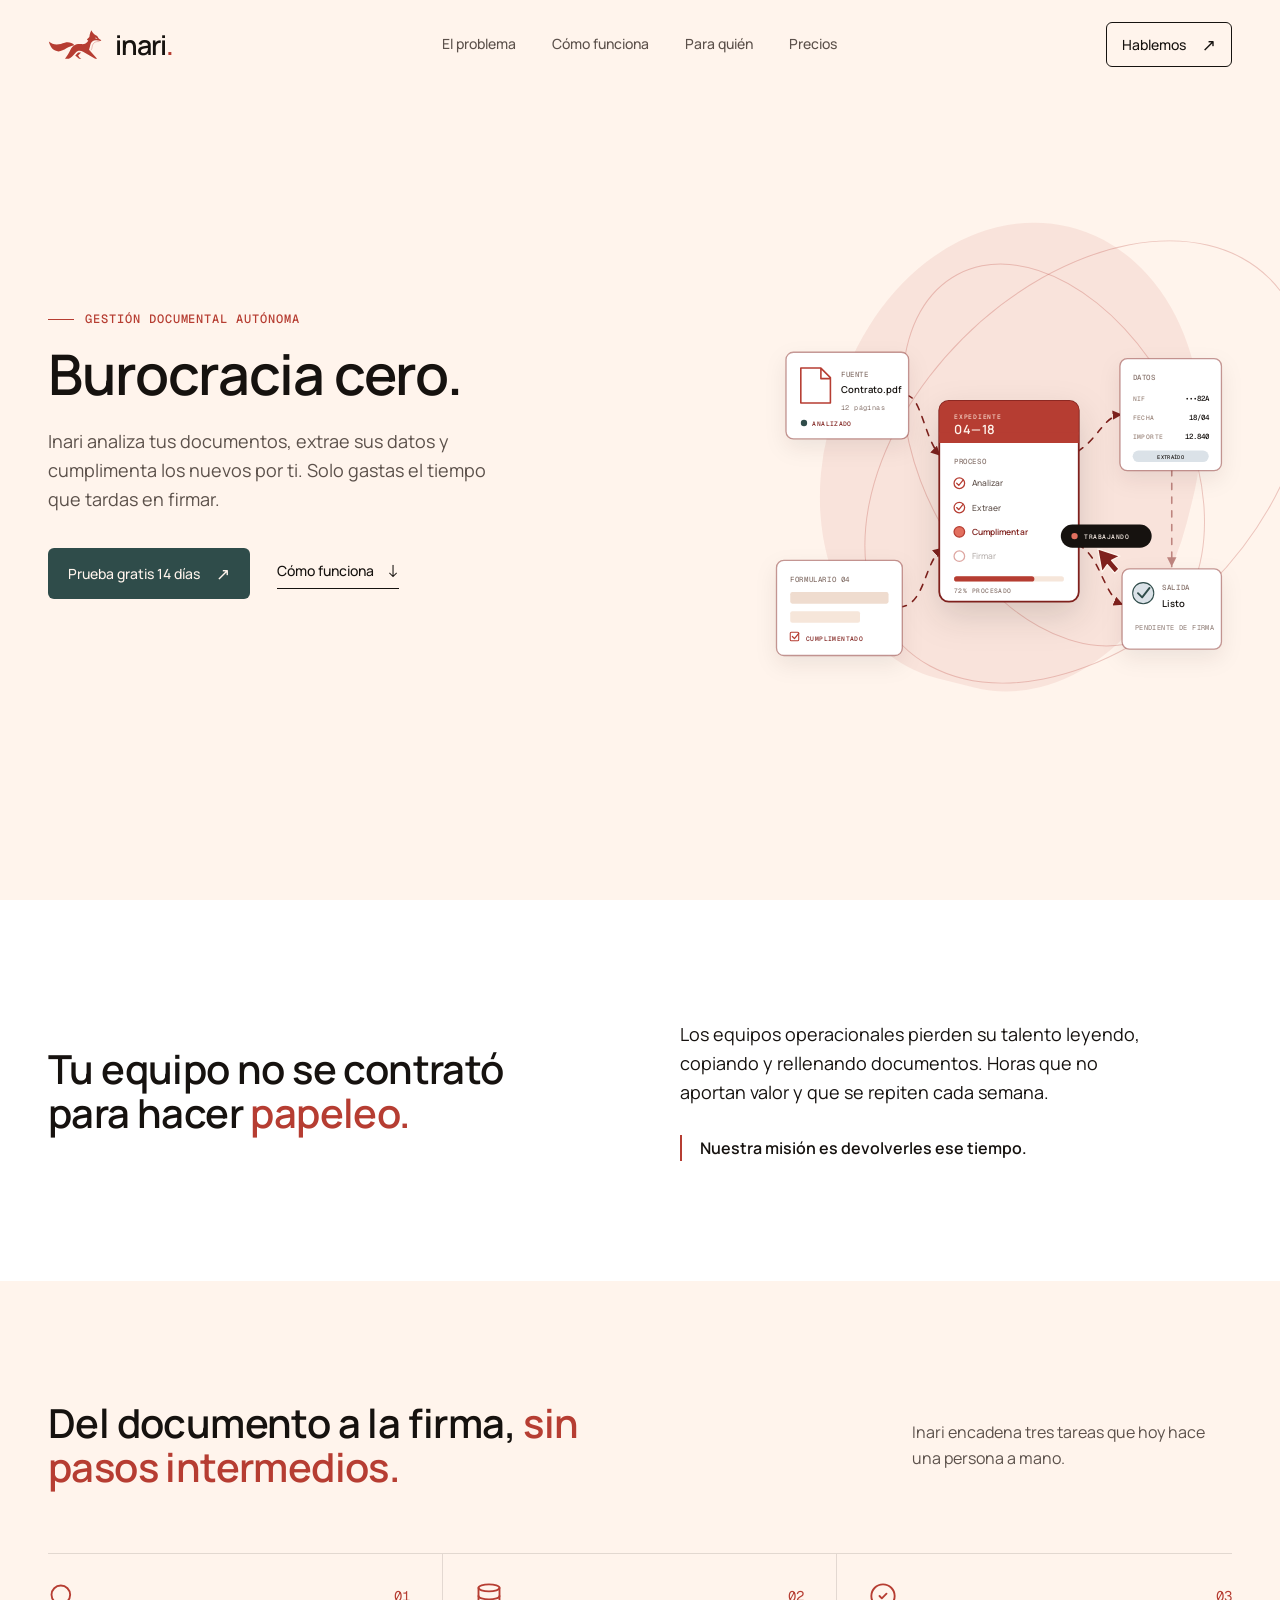
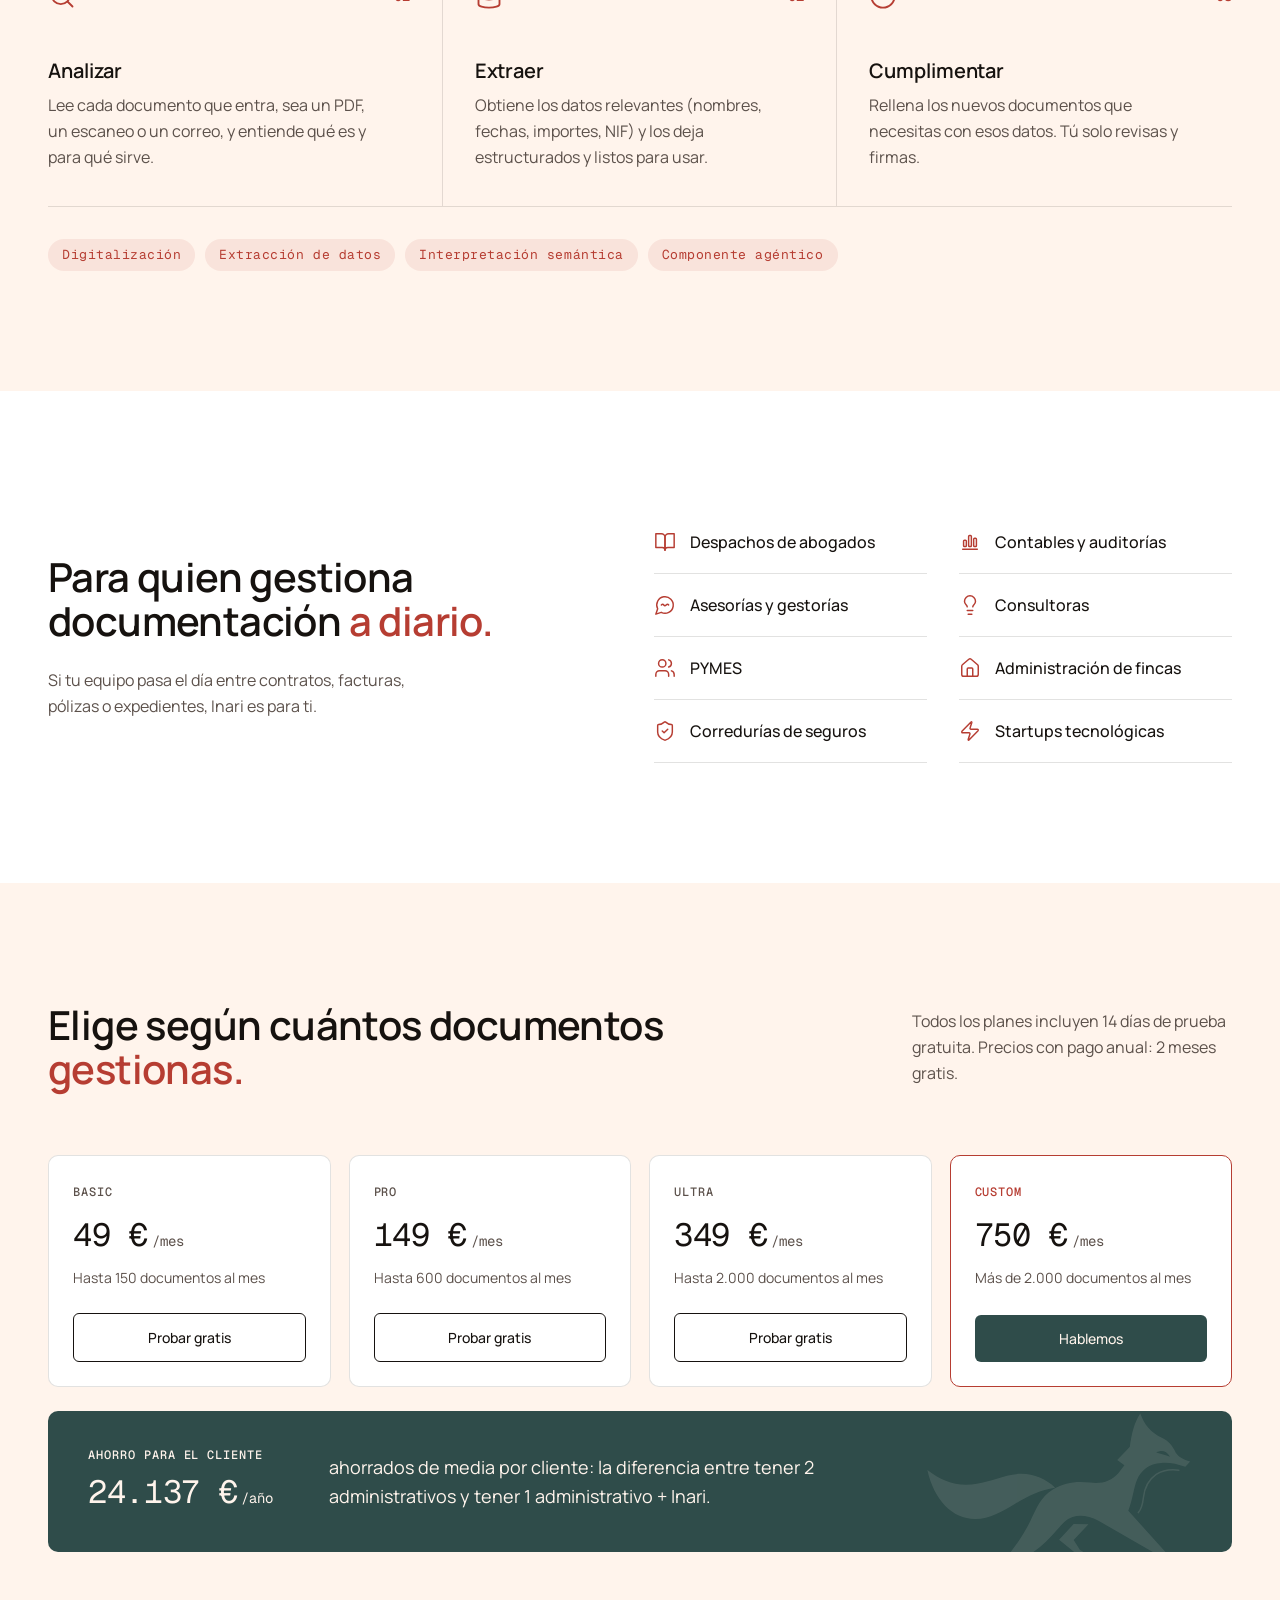
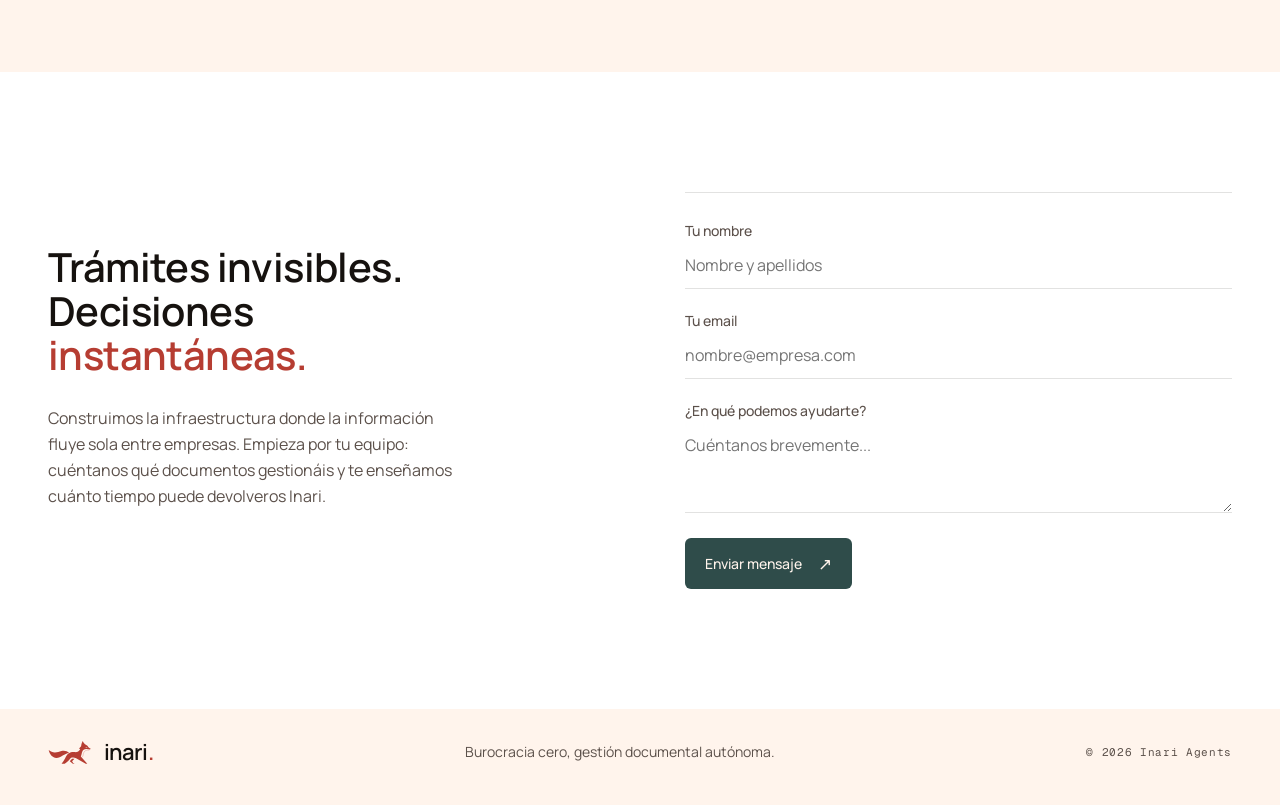
<file: index.html>
<!doctype html>
<html lang="es">
  <head>
    <meta charset="UTF-8" />
    <meta name="viewport" content="width=device-width, initial-scale=1.0" />
    <meta name="description" content="Inari analiza, extrae y cumplimenta tus documentos. Burocracia cero, gestión documental autónoma." />
    <title>Inari | Burocracia cero, gestión documental autónoma</title>
    <link rel="icon" href="assets/inari-fox.svg" type="image/svg+xml" />
    <link rel="preconnect" href="https://fonts.googleapis.com" />
    <link rel="preconnect" href="https://fonts.gstatic.com" crossorigin />
    <link href="https://fonts.googleapis.com/css2?family=Manrope:wght@400;500;600&family=Geist+Mono:wght@400;500&display=swap" rel="stylesheet" />
    <link rel="stylesheet" href="styles.css" />
  </head>
  <body>
    <div class="site-shell">
      <header class="topbar">
        <a class="brand" href="#inicio" aria-label="Inari, inicio">
          <span class="fox-mark" aria-hidden="true"></span>
          <span class="wordmark">inari<span>.</span></span>
        </a>
        <nav class="nav-links" aria-label="Navegación principal">
          <a href="#problema">El problema</a>
          <a href="#solucion">Cómo funciona</a>
          <a href="#audiencia">Para quién</a>
          <a href="#precios">Precios</a>
        </nav>
        <a class="button button-small button-outline" href="#contacto">Hablemos <span aria-hidden="true">↗</span></a>
        <button class="menu-toggle" type="button" aria-label="Abrir menú" aria-expanded="false">☰</button>
      </header>

      <main>
        <section class="hero" id="inicio">
          <div class="hero-copy reveal">
            <p class="eyebrow"><span class="eyebrow-line"></span> Gestión documental autónoma</p>
            <h1>Burocracia cero.</h1>
            <p class="hero-text">Inari analiza tus documentos, extrae sus datos y cumplimenta los nuevos por ti. Solo gastas el tiempo que tardas en firmar.</p>
            <div class="hero-actions">
              <a class="button button-primary" href="#precios">Prueba gratis 14 días <span aria-hidden="true">↗</span></a>
              <a class="text-link" href="#solucion">Cómo funciona <span aria-hidden="true">↓</span></a>
            </div>
          </div>
          <div class="hero-art reveal reveal-delay" aria-label="Visualización de documentos analizados, datos extraídos y formularios cumplimentados">
            <div class="art-orbit orbit-one"></div>
            <div class="art-orbit orbit-two"></div>
            <div class="workflow-figure">
              <svg viewBox="0 0 440 360" role="img" aria-label="Grafo de dependencias entre documentos, formularios y validaciones">
                <defs>
                  <marker id="graph-arrow" markerWidth="8" markerHeight="8" refX="6" refY="3" orient="auto"><path d="M0 0 6 3 0 6Z" /></marker>
                </defs>

                <g class="graph-links">
                  <path class="graph-edge" d="M132 80C146 80 149 122 164 137" />
                  <path class="graph-edge" d="M126 280C150 278 148 239 166 224" />
                  <path class="graph-edge" d="M294 133C315 119 319 99 336 98" />
                  <path class="graph-edge" d="M294 221C316 231 318 270 337 278" />
                  <path class="graph-edge graph-edge-secondary" d="M383 150V242" />
                </g>

                <g class="graph-node graph-file" transform="translate(18 39)">
                  <rect class="graph-node-bg" width="116" height="82" rx="7" />
                  <path class="graph-file-icon" d="M14 15h19l9 9v24H14Zm19 0v10h9" />
                  <text class="graph-kicker" x="52" y="23">FUENTE</text>
                  <text class="graph-title" x="52" y="39">Contrato.pdf</text>
                  <text class="graph-meta" x="52" y="55">12 páginas</text>
                  <circle class="graph-status-dot" cx="17" cy="67" r="3" />
                  <text class="graph-status" x="25" y="70">ANALIZADO</text>
                </g>

                <g class="graph-node graph-form" transform="translate(9 236)">
                  <rect class="graph-node-bg" width="119" height="90" rx="7" />
                  <text class="graph-kicker" x="13" y="20">FORMULARIO 04</text>
                  <rect class="graph-field" x="13" y="30" width="93" height="11" rx="2" />
                  <rect class="graph-field" x="13" y="48" width="66" height="11" rx="2" />
                  <rect class="graph-checkbox" x="13" y="68" width="8" height="8" rx="1" />
                  <path class="graph-check" d="m15 72 2 2 4-5" />
                  <text class="graph-status" x="28" y="76">CUMPLIMENTADO</text>
                </g>

                <g class="graph-node graph-main" transform="translate(163 85)">
                  <rect class="graph-node-bg" width="132" height="190" rx="9" />
                  <rect class="graph-main-head" width="132" height="39" rx="9" />
                  <path class="graph-main-head-fix" d="M0 30h132v10H0z" />
                  <text class="graph-main-kicker" x="14" y="17">EXPEDIENTE</text>
                  <text class="graph-main-title" x="14" y="31">04—18</text>
                  <text class="graph-kicker" x="14" y="60">PROCESO</text>
                  <g class="graph-task">
                    <circle cx="19" cy="78" r="5" /><path d="m16.5 78 2 2 4-5" />
                    <text x="31" y="81">Analizar</text>
                  </g>
                  <g class="graph-task">
                    <circle cx="19" cy="101" r="5" /><path d="m16.5 101 2 2 4-5" />
                    <text x="31" y="104">Extraer</text>
                  </g>
                  <g class="graph-task graph-task-active">
                    <circle cx="19" cy="124" r="5" />
                    <text x="31" y="127">Cumplimentar</text>
                  </g>
                  <g class="graph-task graph-task-pending">
                    <circle cx="19" cy="147" r="5" />
                    <text x="31" y="150">Firmar</text>
                  </g>
                  <rect class="graph-progress-track" x="14" y="166" width="104" height="5" rx="2.5" />
                  <rect class="graph-progress-value" x="14" y="166" width="76" height="5" rx="2.5" />
                  <text class="graph-progress-label" x="14" y="182">72% PROCESADO</text>
                </g>

                <g class="graph-node graph-data" transform="translate(334 45)">
                  <rect class="graph-node-bg" width="96" height="106" rx="7" />
                  <text class="graph-kicker" x="12" y="20">DATOS</text>
                  <text class="graph-data-label" x="12" y="40">NIF</text><text class="graph-data-value" x="84" y="40" text-anchor="end">•••82A</text>
                  <text class="graph-data-label" x="12" y="58">FECHA</text><text class="graph-data-value" x="84" y="58" text-anchor="end">18/04</text>
                  <text class="graph-data-label" x="12" y="76">IMPORTE</text><text class="graph-data-value" x="84" y="76" text-anchor="end">12.840</text>
                  <rect class="graph-chip" x="12" y="87" width="72" height="11" rx="5.5" />
                  <text class="graph-chip-text" x="48" y="95" text-anchor="middle">EXTRAÍDO</text>
                </g>

                <g class="graph-node graph-result" transform="translate(336 244)">
                  <rect class="graph-node-bg" width="94" height="76" rx="7" />
                  <circle class="graph-result-ring" cx="20" cy="23" r="10" />
                  <path class="graph-result-check" d="m15 23 4 4 7-9" />
                  <text class="graph-kicker" x="38" y="20">SALIDA</text>
                  <text class="graph-title" x="38" y="36">Listo</text>
                  <text class="graph-meta" x="12" y="58">PENDIENTE DE FIRMA</text>
                </g>

                <g class="graph-working" transform="translate(278 202)">
                  <rect width="86" height="22" rx="11" />
                  <circle cx="13" cy="11" r="3" />
                  <text x="22" y="14">TRABAJANDO</text>
                </g>
                <path class="graph-cursor" d="m313 225 4 22 5-7 7 8 4-4-7-8 8-4Z" />
              </svg>
            </div>
          </div>
        </section>

        <section class="problem section-band" id="problema">
          <div class="reveal"><h2>Tu equipo no se contrató para hacer <em>papeleo.</em></h2></div>
          <div class="problem-copy reveal reveal-delay">
            <p class="lead-copy">Los equipos operacionales pierden su talento leyendo, copiando y rellenando documentos. Horas que no aportan valor y que se repiten cada semana.</p>
            <p class="mission">Nuestra misión es devolverles ese tiempo.</p>
          </div>
        </section>

        <section class="solution" id="solucion">
          <div class="section-heading reveal"><div><h2>Del documento a la firma, <em>sin pasos intermedios.</em></h2></div><p>Inari encadena tres tareas que hoy hace una persona a mano.</p></div>
          <div class="steps">
            <article class="step reveal"><div class="step-top"><span class="icon" style="--icon:url(assets/icons/search.svg)"></span><span class="step-number">01</span></div><h3>Analizar</h3><p>Lee cada documento que entra, sea un PDF, un escaneo o un correo, y entiende qué es y para qué sirve.</p></article>
            <article class="step reveal reveal-delay"><div class="step-top"><span class="icon" style="--icon:url(assets/icons/database.svg)"></span><span class="step-number">02</span></div><h3>Extraer</h3><p>Obtiene los datos relevantes (nombres, fechas, importes, NIF) y los deja estructurados y listos para usar.</p></article>
            <article class="step reveal reveal-delay-2"><div class="step-top"><span class="icon" style="--icon:url(assets/icons/circle-check.svg)"></span><span class="step-number">03</span></div><h3>Cumplimentar</h3><p>Rellena los nuevos documentos que necesitas con esos datos. Tú solo revisas y firmas.</p></article>
          </div>
          <ul class="chips reveal" aria-label="Tecnología">
            <li>Digitalización</li><li>Extracción de datos</li><li>Interpretación semántica</li><li>Componente agéntico</li>
          </ul>
        </section>

        <section class="audience section-band" id="audiencia">
          <div class="audience-intro reveal"><h2>Para quien gestiona documentación <em>a diario.</em></h2><p>Si tu equipo pasa el día entre contratos, facturas, pólizas o expedientes, Inari es para ti.</p></div>
          <ul class="sector-list reveal reveal-delay">
            <li><span class="icon" style="--icon:url(assets/icons/book-open.svg)"></span>Despachos de abogados</li>
            <li><span class="icon" style="--icon:url(assets/icons/chart.svg)"></span>Contables y auditorías</li>
            <li><span class="icon" style="--icon:url(assets/icons/message.svg)"></span>Asesorías y gestorías</li>
            <li><span class="icon" style="--icon:url(assets/icons/lightbulb.svg)"></span>Consultoras</li>
            <li><span class="icon" style="--icon:url(assets/icons/users.svg)"></span>PYMES</li>
            <li><span class="icon" style="--icon:url(assets/icons/home.svg)"></span>Administración de fincas</li>
            <li><span class="icon" style="--icon:url(assets/icons/shield-check.svg)"></span>Corredurías de seguros</li>
            <li><span class="icon" style="--icon:url(assets/icons/zap.svg)"></span>Startups tecnológicas</li>
          </ul>
        </section>

        <section class="pricing" id="precios">
          <div class="section-heading reveal"><div><h2>Elige según cuántos documentos <em>gestionas.</em></h2></div><p>Todos los planes incluyen 14 días de prueba gratuita. Precios con pago anual: 2 meses gratis.</p></div>
          <div class="plans">
            <article class="plan reveal"><span class="plan-name">Basic</span><strong>49 €<small>/mes</small></strong><p>Hasta 150 documentos al mes</p><a class="button button-outline" href="#contacto">Probar gratis</a></article>
            <article class="plan reveal reveal-delay"><span class="plan-name">Pro</span><strong>149 €<small>/mes</small></strong><p>Hasta 600 documentos al mes</p><a class="button button-outline" href="#contacto">Probar gratis</a></article>
            <article class="plan reveal reveal-delay-2"><span class="plan-name">Ultra</span><strong>349 €<small>/mes</small></strong><p>Hasta 2.000 documentos al mes</p><a class="button button-outline" href="#contacto">Probar gratis</a></article>
            <article class="plan plan-custom reveal reveal-delay-3"><span class="plan-name">Custom</span><strong>750 €<small>/mes</small></strong><p>Más de 2.000 documentos al mes</p><a class="button button-primary" href="#contacto">Hablemos</a></article>
          </div>
          <div class="savings reveal">
            <span class="savings-fox" aria-hidden="true"></span>
            <div>
              <p class="eyebrow">Ahorro para el cliente</p>
              <strong class="savings-number">24.137 €<small>/año</small></strong>
            </div>
            <p class="savings-text">ahorrados de media por cliente: la diferencia entre tener 2 administrativos y tener 1 administrativo + Inari.</p>
          </div>
        </section>

        <section class="contact section-band" id="contacto">
          <div class="contact-copy reveal"><h2>Trámites invisibles. Decisiones <em>instantáneas.</em></h2><p>Construimos la infraestructura donde la información fluye sola entre empresas. Empieza por tu equipo: cuéntanos qué documentos gestionáis y te enseñamos cuánto tiempo puede devolveros Inari.</p></div>
          <form class="contact-form reveal reveal-delay" id="contact-form">
            <label>Tu nombre<input type="text" name="name" placeholder="Nombre y apellidos" required /></label>
            <label>Tu email<input type="email" name="email" placeholder="nombre@empresa.com" required /></label>
            <label>¿En qué podemos ayudarte?<textarea name="message" rows="3" placeholder="Cuéntanos brevemente..." required></textarea></label>
            <button class="button button-primary" type="submit">Enviar mensaje <span aria-hidden="true">↗</span></button>
          </form>
        </section>
      </main>

      <footer class="footer"><a class="brand" href="#inicio" aria-label="Inari, inicio"><span class="fox-mark" aria-hidden="true"></span><span class="wordmark">inari<span>.</span></span></a><span>Burocracia cero, gestión documental autónoma.</span><span class="footer-meta">© 2026 Inari Agents</span></footer>
    </div>
    <script src="script.js"></script>
  </body>
</html>
</file>
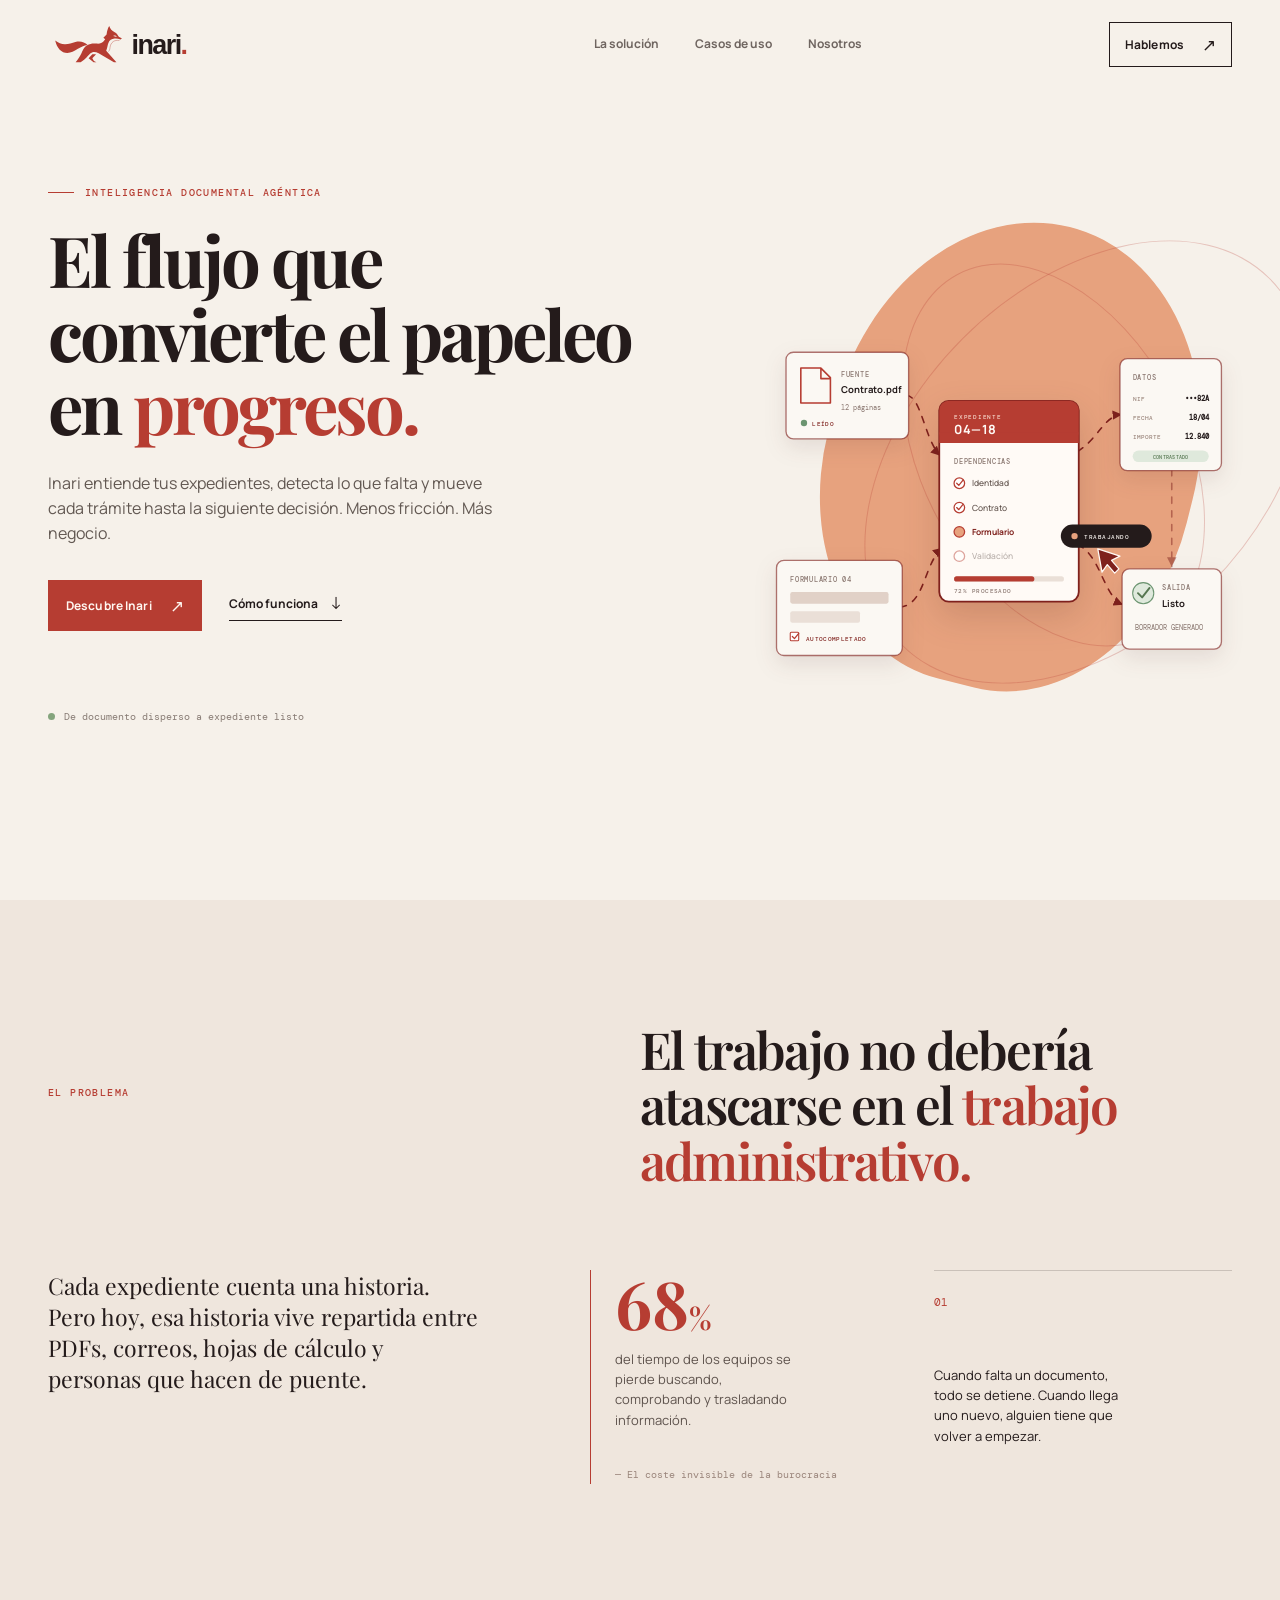
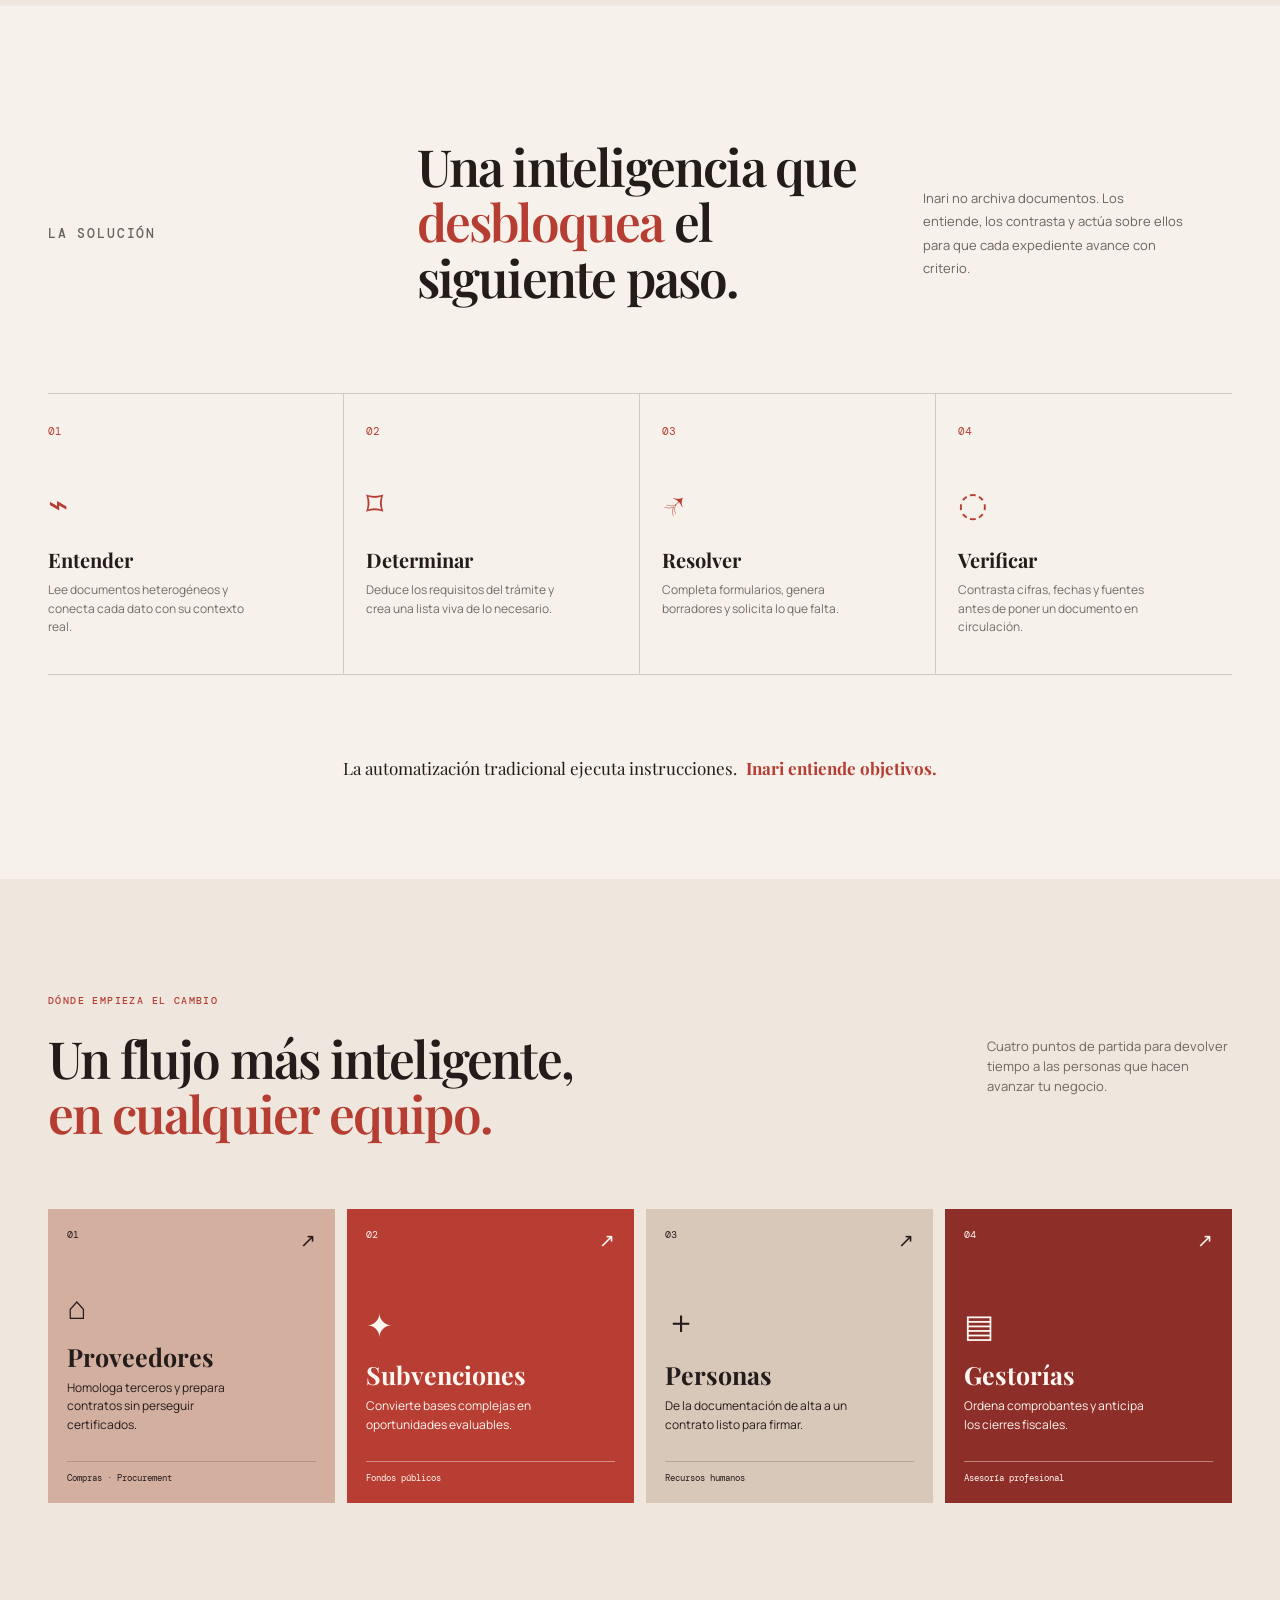
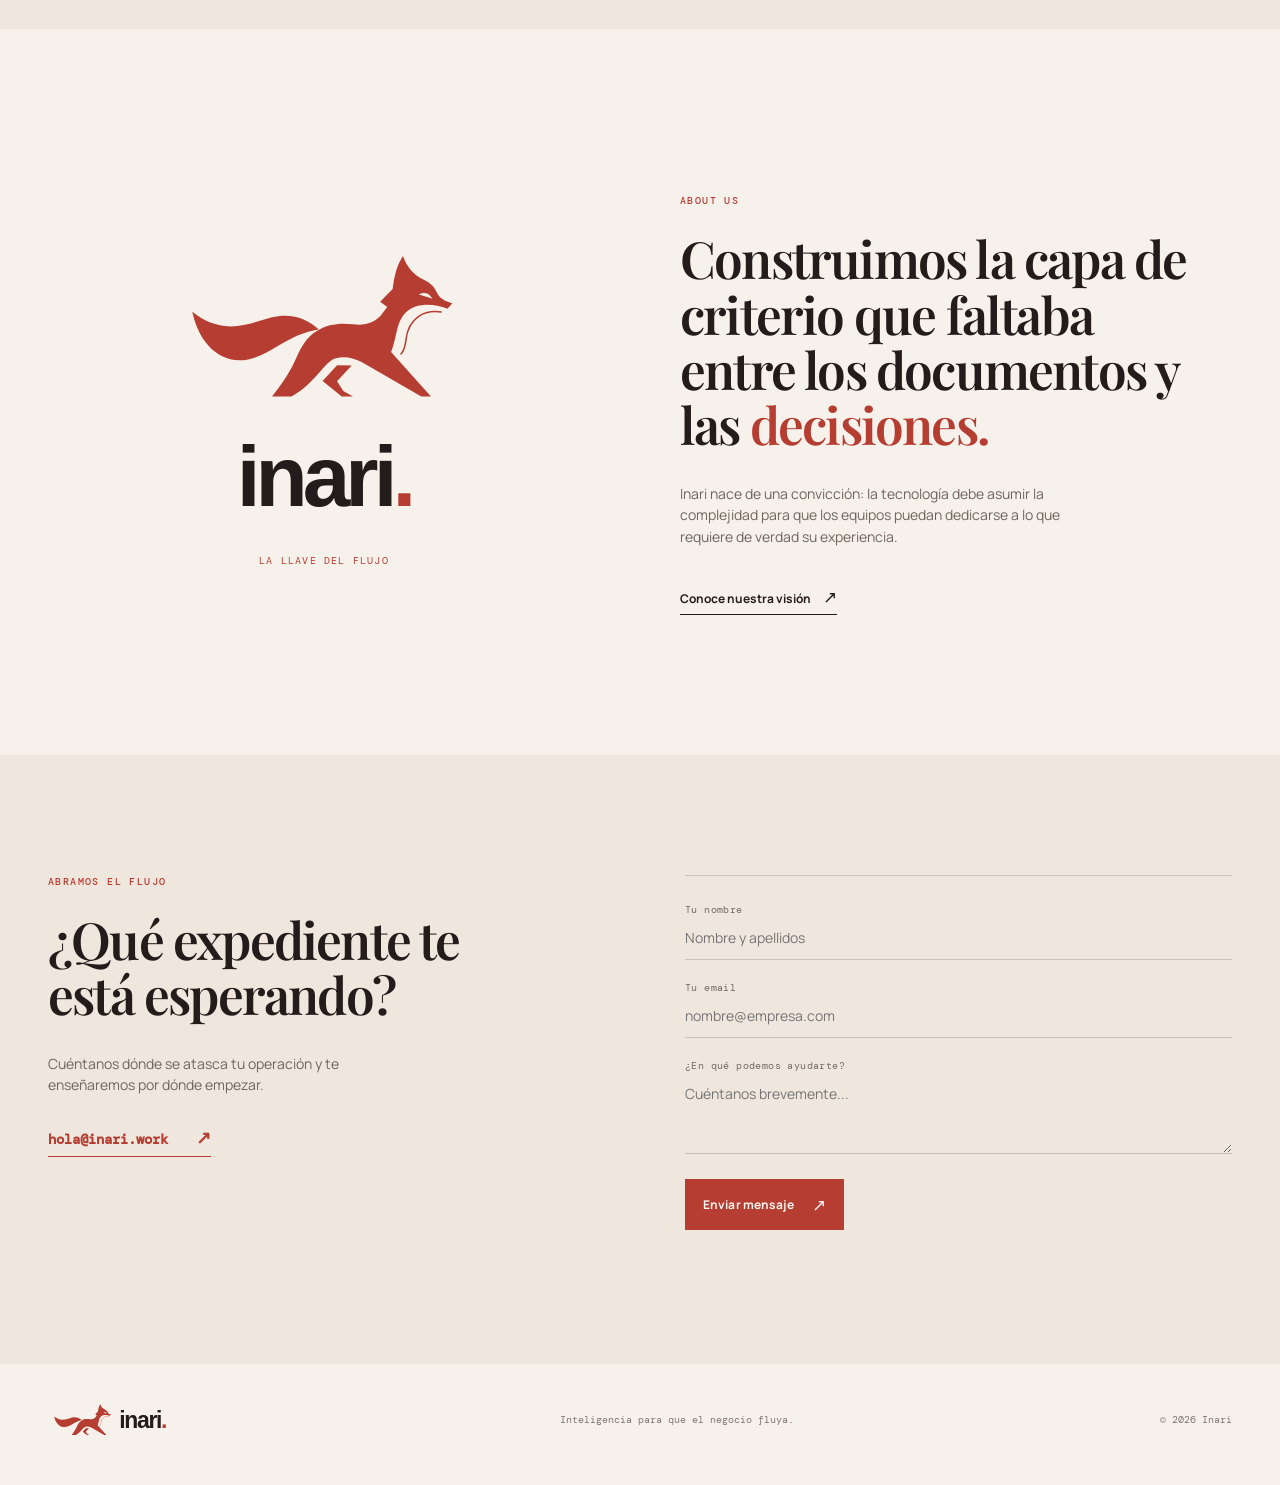
<file: landing/index.html>
<!doctype html>
<html lang="es">
  <head>
    <meta charset="UTF-8" />
    <meta name="viewport" content="width=device-width, initial-scale=1.0" />
    <meta name="description" content="Inari transforma la burocracia documental en decisiones claras y accionables." />
    <title>Inari | La inteligencia detrás de cada expediente</title>
    <link rel="preconnect" href="https://fonts.googleapis.com" />
    <link rel="preconnect" href="https://fonts.gstatic.com" crossorigin />
    <link href="https://fonts.googleapis.com/css2?family=DM+Mono:wght@400;500&family=Manrope:wght@400;500;600;700;800&family=Playfair+Display:wght@600;700&display=swap" rel="stylesheet" />
    <link rel="stylesheet" href="styles.css" />
  </head>
  <body>
    <div class="site-shell">
      <header class="topbar">
        <a class="brand" href="#inicio" aria-label="Inari, inicio">
          <img class="brand-logo" src="branding/inari-logo-horizontal.svg" alt="" />
        </a>
        <nav class="nav-links" aria-label="Navegación principal">
          <a href="#solucion">La solución</a>
          <a href="#casos">Casos de uso</a>
          <a href="#nosotros">Nosotros</a>
        </nav>
        <a class="button button-small button-outline" href="#contacto">Hablemos <span aria-hidden="true">↗</span></a>
        <button class="menu-toggle" type="button" aria-label="Abrir menú" aria-expanded="false">☰</button>
      </header>

      <main>
        <section class="hero" id="inicio">
          <div class="hero-copy reveal">
            <p class="eyebrow"><span class="eyebrow-line"></span> Inteligencia documental agéntica</p>
            <h1>El flujo que convierte el papeleo en <em>progreso.</em></h1>
            <p class="hero-text">Inari entiende tus expedientes, detecta lo que falta y mueve cada trámite hasta la siguiente decisión. Menos fricción. Más negocio.</p>
            <div class="hero-actions">
              <a class="button button-primary" href="#contacto">Descubre Inari <span aria-hidden="true">↗</span></a>
              <a class="text-link" href="#solucion">Cómo funciona <span aria-hidden="true">↓</span></a>
            </div>
            <div class="hero-proof"><span class="proof-dot"></span><span>De documento disperso a expediente listo</span></div>
          </div>
          <div class="hero-art reveal reveal-delay" aria-label="Visualización de un grafo de dependencias documentales en proceso">
            <div class="art-orbit orbit-one"></div>
            <div class="art-orbit orbit-two"></div>
            <div class="workflow-figure">
              <svg viewBox="0 0 440 360" role="img" aria-label="Grafo de dependencias entre documentos, formularios y validaciones">
                <defs>
                  <marker id="graph-arrow" markerWidth="8" markerHeight="8" refX="6" refY="3" orient="auto"><path d="M0 0 6 3 0 6Z" /></marker>
                </defs>

                <g class="graph-links">
                  <path class="graph-edge" d="M132 80C146 80 149 122 164 137" />
                  <path class="graph-edge" d="M126 280C150 278 148 239 166 224" />
                  <path class="graph-edge" d="M294 133C315 119 319 99 336 98" />
                  <path class="graph-edge" d="M294 221C316 231 318 270 337 278" />
                  <path class="graph-edge graph-edge-secondary" d="M383 150V242" />
                </g>

                <g class="graph-node graph-file" transform="translate(18 39)">
                  <rect class="graph-node-bg" width="116" height="82" rx="7" />
                  <path class="graph-file-icon" d="M14 15h19l9 9v24H14Zm19 0v10h9" />
                  <text class="graph-kicker" x="52" y="23">FUENTE</text>
                  <text class="graph-title" x="52" y="39">Contrato.pdf</text>
                  <text class="graph-meta" x="52" y="55">12 páginas</text>
                  <circle class="graph-status-dot" cx="17" cy="67" r="3" />
                  <text class="graph-status" x="25" y="70">LEÍDO</text>
                </g>

                <g class="graph-node graph-form" transform="translate(9 236)">
                  <rect class="graph-node-bg" width="119" height="90" rx="7" />
                  <text class="graph-kicker" x="13" y="20">FORMULARIO 04</text>
                  <rect class="graph-field" x="13" y="30" width="93" height="11" rx="2" />
                  <rect class="graph-field" x="13" y="48" width="66" height="11" rx="2" />
                  <rect class="graph-checkbox" x="13" y="68" width="8" height="8" rx="1" />
                  <path class="graph-check" d="m15 72 2 2 4-5" />
                  <text class="graph-status" x="28" y="76">AUTOCOMPLETADO</text>
                </g>

                <g class="graph-node graph-main" transform="translate(163 85)">
                  <rect class="graph-node-bg" width="132" height="190" rx="9" />
                  <rect class="graph-main-head" width="132" height="39" rx="9" />
                  <path class="graph-main-head-fix" d="M0 30h132v10H0z" />
                  <text class="graph-main-kicker" x="14" y="17">EXPEDIENTE</text>
                  <text class="graph-main-title" x="14" y="31">04—18</text>
                  <text class="graph-kicker" x="14" y="60">DEPENDENCIAS</text>
                  <g class="graph-task">
                    <circle cx="19" cy="78" r="5" /><path d="m16.5 78 2 2 4-5" />
                    <text x="31" y="81">Identidad</text>
                  </g>
                  <g class="graph-task">
                    <circle cx="19" cy="101" r="5" /><path d="m16.5 101 2 2 4-5" />
                    <text x="31" y="104">Contrato</text>
                  </g>
                  <g class="graph-task graph-task-active">
                    <circle cx="19" cy="124" r="5" />
                    <text x="31" y="127">Formulario</text>
                  </g>
                  <g class="graph-task graph-task-pending">
                    <circle cx="19" cy="147" r="5" />
                    <text x="31" y="150">Validación</text>
                  </g>
                  <rect class="graph-progress-track" x="14" y="166" width="104" height="5" rx="2.5" />
                  <rect class="graph-progress-value" x="14" y="166" width="76" height="5" rx="2.5" />
                  <text class="graph-progress-label" x="14" y="182">72% PROCESADO</text>
                </g>

                <g class="graph-node graph-data" transform="translate(334 45)">
                  <rect class="graph-node-bg" width="96" height="106" rx="7" />
                  <text class="graph-kicker" x="12" y="20">DATOS</text>
                  <text class="graph-data-label" x="12" y="40">NIF</text><text class="graph-data-value" x="84" y="40" text-anchor="end">•••82A</text>
                  <text class="graph-data-label" x="12" y="58">FECHA</text><text class="graph-data-value" x="84" y="58" text-anchor="end">18/04</text>
                  <text class="graph-data-label" x="12" y="76">IMPORTE</text><text class="graph-data-value" x="84" y="76" text-anchor="end">12.840</text>
                  <rect class="graph-chip" x="12" y="87" width="72" height="11" rx="5.5" />
                  <text class="graph-chip-text" x="48" y="95" text-anchor="middle">CONTRASTADO</text>
                </g>

                <g class="graph-node graph-result" transform="translate(336 244)">
                  <rect class="graph-node-bg" width="94" height="76" rx="7" />
                  <circle class="graph-result-ring" cx="20" cy="23" r="10" />
                  <path class="graph-result-check" d="m15 23 4 4 7-9" />
                  <text class="graph-kicker" x="38" y="20">SALIDA</text>
                  <text class="graph-title" x="38" y="36">Listo</text>
                  <text class="graph-meta" x="12" y="58">BORRADOR GENERADO</text>
                </g>

                <g class="graph-working" transform="translate(278 202)">
                  <rect width="86" height="22" rx="11" />
                  <circle cx="13" cy="11" r="3" />
                  <text x="22" y="14">TRABAJANDO</text>
                </g>
                <path class="graph-cursor" d="m313 225 4 22 5-7 7 8 4-4-7-8 8-4Z" />
              </svg>
            </div>

          </div>
        </section>

        <section class="problem section-band" id="problema">
          <div class="section-intro reveal"><p class="eyebrow">El problema</p><h2>El trabajo no debería atascarse en el <em>trabajo administrativo.</em></h2></div>
          <div class="problem-grid">
            <p class="lead-copy reveal">Cada expediente cuenta una historia. Pero hoy, esa historia vive repartida entre PDFs, correos, hojas de cálculo y personas que hacen de puente.</p>
            <div class="stat-block reveal reveal-delay"><strong>68<span>%</span></strong><p>del tiempo de los equipos se pierde buscando, comprobando y trasladando información.</p><small>— El coste invisible de la burocracia</small></div>
            <div class="problem-note reveal"><span class="note-number">01</span><p>Cuando falta un documento, todo se detiene. Cuando llega uno nuevo, alguien tiene que volver a empezar.</p></div>
          </div>
        </section>

        <section class="solution" id="solucion">
          <div class="solution-head reveal"><p class="eyebrow">La solución</p><h2>Una inteligencia que <em>desbloquea</em> el siguiente paso.</h2><p>Inari no archiva documentos. Los entiende, los contrasta y actúa sobre ellos para que cada expediente avance con criterio.</p></div>
          <div class="capabilities">
            <article class="capability reveal"><span class="cap-number">01</span><div class="cap-icon">⌁</div><h3>Entender</h3><p>Lee documentos heterogéneos y conecta cada dato con su contexto real.</p></article>
            <article class="capability reveal reveal-delay"><span class="cap-number">02</span><div class="cap-icon">⌑</div><h3>Determinar</h3><p>Deduce los requisitos del trámite y crea una lista viva de lo necesario.</p></article>
            <article class="capability reveal reveal-delay-2"><span class="cap-number">03</span><div class="cap-icon">↗</div><h3>Resolver</h3><p>Completa formularios, genera borradores y solicita lo que falta.</p></article>
            <article class="capability reveal reveal-delay-3"><span class="cap-number">04</span><div class="cap-icon">◌</div><h3>Verificar</h3><p>Contrasta cifras, fechas y fuentes antes de poner un documento en circulación.</p></article>
          </div>
          <div class="quote-strip reveal"><span>La automatización tradicional ejecuta instrucciones.</span><strong>Inari entiende objetivos.</strong></div>
        </section>

        <section class="use-cases section-band" id="casos">
          <div class="section-heading reveal"><div><p class="eyebrow">Dónde empieza el cambio</p><h2>Un flujo más inteligente, <em>en cualquier equipo.</em></h2></div><p>Cuatro puntos de partida para devolver tiempo a las personas que hacen avanzar tu negocio.</p></div>
          <div class="case-grid">
            <article class="case-card case-tall reveal"><div class="case-top"><span>01</span><span class="case-arrow">↗</span></div><div><div class="case-icon">⌂</div><h3>Proveedores</h3><p>Homologa terceros y prepara contratos sin perseguir certificados.</p><span class="case-tag">Compras · Procurement</span></div></article>
            <article class="case-card reveal reveal-delay"><div class="case-top"><span>02</span><span class="case-arrow">↗</span></div><div><div class="case-icon">✦</div><h3>Subvenciones</h3><p>Convierte bases complejas en oportunidades evaluables.</p><span class="case-tag">Fondos públicos</span></div></article>
            <article class="case-card reveal reveal-delay-2"><div class="case-top"><span>03</span><span class="case-arrow">↗</span></div><div><div class="case-icon">＋</div><h3>Personas</h3><p>De la documentación de alta a un contrato listo para firmar.</p><span class="case-tag">Recursos humanos</span></div></article>
            <article class="case-card reveal reveal-delay-3"><div class="case-top"><span>04</span><span class="case-arrow">↗</span></div><div><div class="case-icon">▤</div><h3>Gestorías</h3><p>Ordena comprobantes y anticipa los cierres fiscales.</p><span class="case-tag">Asesoría profesional</span></div></article>
          </div>
        </section>

        <section class="about" id="nosotros">
          <div class="about-mark reveal"><img src="branding/inari-logo-stacked.svg" alt="Inari" /><small>LA LLAVE DEL FLUJO</small></div>
          <div class="about-copy reveal reveal-delay"><p class="eyebrow">About us</p><h2>Construimos la capa de criterio que faltaba entre los documentos y las <em>decisiones.</em></h2><p>Inari nace de una convicción: la tecnología debe asumir la complejidad para que los equipos puedan dedicarse a lo que requiere de verdad su experiencia.</p><a class="text-link" href="#contacto">Conoce nuestra visión <span aria-hidden="true">↗</span></a></div>
        </section>

        <section class="contact section-band" id="contacto">
          <div class="contact-copy reveal"><p class="eyebrow">Abramos el flujo</p><h2>¿Qué expediente te está esperando?</h2><p>Cuéntanos dónde se atasca tu operación y te enseñaremos por dónde empezar.</p><a href="mailto:hola@inari.work" class="contact-email">hola@inari.work <span>↗</span></a></div>
          <form class="contact-form reveal reveal-delay" id="contact-form">
            <label>Tu nombre<input type="text" name="name" placeholder="Nombre y apellidos" required /></label>
            <label>Tu email<input type="email" name="email" placeholder="nombre@empresa.com" required /></label>
            <label>¿En qué podemos ayudarte?<textarea name="message" rows="3" placeholder="Cuéntanos brevemente..." required></textarea></label>
            <button class="button button-primary" type="submit">Enviar mensaje <span aria-hidden="true">↗</span></button>
            <p class="form-status" role="status" aria-live="polite"></p>
          </form>
        </section>
      </main>

      <footer class="footer"><a class="brand" href="#inicio" aria-label="Inari, inicio"><img class="brand-logo" src="branding/inari-logo-horizontal.svg" alt="" /></a><span>Inteligencia para que el negocio fluya.</span><span>© 2026 Inari</span></footer>
    </div>
    <script src="script.js"></script>
  </body>
</html>
</file>
<file: styles.css>
/* Tokens de la guía de estilo de Inari */
:root {
  --inari-red:#b63d32; --inari-charcoal:#16120f; --inari-green:#2f4c4a; --inari-blue:#87a0b2; --inari-cream:#fff4ec;
  --paper:var(--inari-cream); --surface:#ffffff; --ink:var(--inari-charcoal); --ink-muted:#5c514b; --line:rgba(22,18,15,.12);
  --accent:var(--inari-red); --accent-soft:rgba(182,61,50,.09); --accent-on-dark:#e2705f; --secondary:var(--inari-green); --secondary-hover:#243b39; --on-secondary:var(--inari-cream);
  --font-sans:"Manrope", system-ui, sans-serif;
  --font-mono:"Geist Mono", ui-monospace, "SFMono-Regular", Menlo, monospace;
  --radius-sm:6px; --radius-md:10px; --radius-pill:999px;
  --gutter:max(48px, calc((100vw - 1184px)/2));
}
* { box-sizing:border-box; }
html { scroll-behavior:smooth; }
body { margin:0; background:var(--paper); color:var(--ink); font:400 16px/26px var(--font-sans); }
a { color:inherit; text-decoration:none; }
h1,h2,h3,p { margin-top:0; }
.site-shell { overflow:hidden; }

/* Marca */
.brand { align-items:center; display:inline-flex; flex:0 0 auto; gap:12px; }
.fox-mark { background:var(--inari-red); display:block; height:30px; mask:url(assets/inari-fox.svg) center/contain no-repeat; -webkit-mask:url(assets/inari-fox.svg) center/contain no-repeat; width:55px; }
.wordmark { font-size:27px; font-weight:600; letter-spacing:-.04em; line-height:1; }
.wordmark span { color:var(--inari-red); }
.icon { background:currentColor; display:inline-block; height:28px; mask:var(--icon) center/contain no-repeat; -webkit-mask:var(--icon) center/contain no-repeat; width:28px; }

/* Cabecera */
.topbar { align-items:center; display:flex; height:88px; justify-content:space-between; margin:auto; max-width:1280px; padding:0 48px; position:relative; }
.nav-links { display:flex; gap:36px; }
.nav-links a { color:var(--ink-muted); font-size:14px; font-weight:500; }
.nav-links a:hover, .text-link:hover { color:var(--accent); }
.menu-toggle { background:none; border:0; color:var(--ink); cursor:pointer; display:none; font-size:22px; }

/* Botones, eyebrow y escala tipográfica */
.button { align-items:center; border:0; border-radius:var(--radius-sm); cursor:pointer; display:inline-flex; font:500 14px var(--font-sans); gap:16px; justify-content:center; padding:14px 20px; transition:transform .25s, background .25s, color .25s; }
.button:hover { transform:translateY(-2px); }
.button span { font-size:17px; font-weight:400; }
.button-small { padding:10px 15px; }
.button-outline { border:1px solid var(--ink); }
.button-outline:hover { background:var(--ink); color:var(--paper); }
.button-primary { background:var(--secondary); color:var(--on-secondary); }
.button-primary:hover { background:var(--secondary-hover); }
.text-link { border-bottom:1px solid currentColor; font-size:14px; font-weight:500; padding-bottom:4px; }
.text-link span { font-size:17px; font-weight:400; margin-left:10px; }
.eyebrow { align-items:center; color:var(--accent); display:flex; font:500 12px/17px var(--font-mono); letter-spacing:.08em; margin:0 0 16px; text-transform:uppercase; }
.eyebrow-line { background:var(--accent); display:inline-block; height:1px; margin-right:11px; width:26px; }
h1 { font:600 56px/59px var(--font-sans); letter-spacing:-.02em; margin-bottom:24px; }
h2 { font:600 40px/44px var(--font-sans); letter-spacing:-.015em; margin:0; }
h2 em { color:var(--accent); font-style:normal; }
h3 { font:600 20px/26px var(--font-sans); letter-spacing:-.005em; }

/* Hero */
.hero { align-items:center; display:grid; grid-template-columns:1fr 1fr; margin:auto; max-width:1280px; min-height:calc(100vh - 88px); padding:50px 48px 94px; }
.hero-copy { max-width:540px; padding-bottom:35px; position:relative; z-index:2; }
.hero-text { color:var(--ink-muted); font-size:18px; line-height:29px; max-width:460px; }
.hero-actions { align-items:center; display:flex; gap:27px; margin-top:34px; }
.hero-proof { align-items:center; color:var(--ink-muted); display:flex; font:400 14px/21px var(--font-mono); gap:9px; margin-top:64px; }
.proof-dot { background:var(--secondary); border-radius:50%; height:7px; width:7px; }
.hero-art { height:555px; justify-self:end; max-width:570px; position:relative; width:100%; }
.hero-art:before { background:var(--accent-soft); border-radius:50% 50% 45% 45%; content:""; height:470px; position:absolute; right:6%; top:25px; transform:rotate(14deg); width:370px; }
.art-orbit { border:1px solid rgba(182,61,50,.26); border-radius:50%; height:410px; position:absolute; right:8%; top:55px; transform:rotate(-28deg); width:265px; }
.orbit-two { height:520px; right:-5%; top:7px; transform:rotate(45deg); width:350px; }

/* Grafo animado del hero */
.workflow-figure { bottom:58px; position:absolute; right:0; width:465px; z-index:2; }
.workflow-figure svg { display:block; overflow:visible; width:100%; }
#graph-arrow path { fill:#7f211d; }
.graph-edge { animation:graph-flow 2.4s linear infinite; fill:none; marker-end:url(#graph-arrow); stroke:#7f211d; stroke-dasharray:6 7; stroke-linecap:round; stroke-width:1.5; }
.graph-edge:nth-child(2),.graph-edge:nth-child(4) { animation-delay:-1.2s; }
.graph-edge-secondary { opacity:.48; }
.graph-node { filter:drop-shadow(0 8px 10px rgba(22,18,15,.08)); }
.graph-node-bg { fill:var(--surface); stroke:rgba(127,33,29,.45); stroke-width:1.25; }
.graph-node text,.graph-working text { pointer-events:none; user-select:none; }
.graph-kicker { fill:#8a7770; font:500 7px var(--font-mono); letter-spacing:.08em; }
.graph-title { fill:var(--ink); font:600 9px var(--font-sans); }
.graph-meta { fill:#8a7770; font:400 6.5px var(--font-mono); letter-spacing:.06em; }
.graph-status { fill:#7f211d; font:500 6px var(--font-mono); letter-spacing:.06em; }
.graph-status-dot { fill:var(--secondary); }
.graph-file-icon { fill:none; stroke:var(--accent); stroke-linecap:round; stroke-linejoin:round; stroke-width:1.5; }
.graph-field { fill:#f6e6da; }
.graph-field:nth-of-type(2) { fill:#efdccf; }
.graph-checkbox { fill:#fff; stroke:var(--accent); stroke-width:1; }
.graph-check { fill:none; stroke:var(--accent); stroke-linecap:round; stroke-linejoin:round; stroke-width:1.2; }
.graph-main { filter:drop-shadow(0 13px 16px rgba(22,18,15,.14)); }
.graph-main .graph-node-bg { stroke:#7f211d; stroke-width:1.7; }
.graph-main-head,.graph-main-head-fix { fill:var(--inari-red); }
.graph-main-kicker { fill:#f7d9cc; font:500 6px var(--font-mono); letter-spacing:.12em; }
.graph-main-title { fill:var(--inari-cream); font:600 12px var(--font-sans); letter-spacing:.04em; }
.graph-task circle { fill:#fff; stroke:var(--accent); stroke-width:1.2; }
.graph-task path { fill:none; stroke:var(--accent); stroke-linecap:round; stroke-linejoin:round; stroke-width:1.2; }
.graph-task text { fill:#5f514b; font:500 8px var(--font-sans); }
.graph-task-active circle { animation:graph-pulse 1.5s ease-in-out infinite; fill:var(--accent-on-dark); }
.graph-task-active text { fill:#7f211d; font-weight:600; }
.graph-task-pending { opacity:.45; }
.graph-progress-track { fill:#f6e6da; }
.graph-progress-value { animation:graph-progress 2.8s ease-in-out infinite alternate; fill:var(--accent); transform-box:fill-box; transform-origin:left center; }
.graph-progress-label { fill:#8a7770; font:500 6px var(--font-mono); letter-spacing:.07em; }
.graph-data-label { fill:#9a857b; font:500 6px var(--font-mono); letter-spacing:.06em; }
.graph-data-value { fill:var(--ink); font:500 7px var(--font-mono); }
.graph-chip { fill:rgba(135,160,178,.3); }
.graph-chip-text { fill:var(--ink); font:500 5px var(--font-mono); letter-spacing:.06em; }
.graph-result-ring { fill:rgba(135,160,178,.3); stroke:var(--secondary); stroke-width:1; }
.graph-result-check { fill:none; stroke:var(--secondary); stroke-linecap:round; stroke-linejoin:round; stroke-width:1.8; }
.graph-working rect { fill:var(--ink); }
.graph-working circle { animation:graph-pulse 1.1s ease-in-out infinite; fill:var(--accent-on-dark); }
.graph-working text { fill:var(--inari-cream); font:500 6px var(--font-mono); letter-spacing:.08em; }
.graph-cursor { animation:cursor-work 2.2s ease-in-out infinite; fill:#7f211d; stroke:var(--inari-cream); stroke-linejoin:round; stroke-width:1.2; }
@keyframes graph-flow { to { stroke-dashoffset:-26; } }
@keyframes graph-pulse { 0%,100% { opacity:.45; } 50% { opacity:1; } }
@keyframes graph-progress { from { transform:scaleX(.72); } to { transform:scaleX(1); } }
@keyframes cursor-work { 0%,100% { transform:translate(0); } 50% { transform:translate(5px,-4px); } }

/* Secciones: crema y bandas de superficie blanca */
.section-band { background:var(--surface); }
.section-heading { align-items:center; display:flex; gap:40px; justify-content:space-between; }
.section-heading h2 { max-width:620px; }
.section-heading > p { color:var(--ink-muted); margin:0; max-width:320px; }

/* Problema */
.problem { align-items:center; display:grid; gap:80px; grid-template-columns:1fr 1fr; padding:120px var(--gutter); }
.problem h2 { max-width:500px; }
.lead-copy { font-size:18px; line-height:29px; margin-bottom:28px; max-width:480px; }
.mission { border-left:2px solid var(--accent); font-weight:600; margin:0; padding-left:18px; }

/* Cómo funciona */
.solution { padding:120px var(--gutter); }
.steps { border-bottom:1px solid var(--line); border-top:1px solid var(--line); display:grid; grid-template-columns:repeat(3,1fr); margin-top:64px; }
.step { border-right:1px solid var(--line); padding:28px 32px 36px; }
.step:first-child { padding-left:0; }
.step:last-child { border-right:0; padding-right:0; }
.step-top { align-items:center; color:var(--accent); display:flex; justify-content:space-between; margin-bottom:48px; }
.step-number { font:400 14px/21px var(--font-mono); }
.step h3 { margin-bottom:8px; }
.step p { color:var(--ink-muted); margin:0; max-width:320px; }
.chips { display:flex; flex-wrap:wrap; gap:10px; list-style:none; margin:32px 0 0; padding:0; }
.chips li { background:var(--accent-soft); border-radius:var(--radius-pill); color:var(--accent); font:400 13px/18px var(--font-mono); letter-spacing:.04em; padding:7px 14px; }

/* Audiencia */
.audience { align-items:center; display:grid; gap:80px; grid-template-columns:1fr 1.1fr; padding:120px var(--gutter); }
.audience-intro > p:not(.eyebrow) { color:var(--ink-muted); margin:24px 0 0; max-width:400px; }
.sector-list { column-gap:32px; display:grid; grid-template-columns:1fr 1fr; list-style:none; margin:0; padding:0; }
.sector-list li { align-items:center; border-bottom:1px solid var(--line); display:flex; font-weight:500; gap:14px; padding:18px 0; }
.sector-list .icon { color:var(--accent); flex:0 0 auto; height:22px; width:22px; }

/* Precios + ahorro */
.pricing { padding:120px var(--gutter); }
.plans { display:grid; gap:18px; grid-template-columns:repeat(4,1fr); margin-top:64px; }
.plan { background:var(--surface); border:1px solid var(--line); border-radius:var(--radius-md); display:flex; flex-direction:column; padding:28px 24px 24px; transition:transform .25s, border-color .25s; }
.plan:hover { border-color:var(--accent); transform:translateY(-4px); }
.plan-name { color:var(--ink-muted); font:500 12px/17px var(--font-mono); letter-spacing:.08em; text-transform:uppercase; }
.plan strong { font:400 32px/35px var(--font-mono); letter-spacing:-.01em; margin:16px 0 8px; }
.plan strong small { color:var(--ink-muted); font-size:14px; letter-spacing:0; margin-left:4px; }
.plan p { color:var(--ink-muted); flex:1; font-size:14px; line-height:22px; margin:0 0 24px; }
.plan-custom { border-color:var(--accent); }
.plan-custom .plan-name { color:var(--accent); }
.savings { align-items:center; background:var(--secondary); border-radius:var(--radius-md); color:var(--on-secondary); display:grid; gap:20px 56px; grid-template-columns:auto 1fr; margin-top:24px; overflow:hidden; padding:36px 40px; position:relative; }
.savings > * { position:relative; }
.savings .eyebrow { color:var(--on-secondary); margin-bottom:10px; }
.savings-number { display:block; font:400 32px/35px var(--font-mono); letter-spacing:-.01em; }
.savings-number small { font-size:14px; letter-spacing:0; margin-left:4px; }
.savings-text { font-size:18px; line-height:29px; margin:0; max-width:520px; }
.savings-fox { background:var(--on-secondary); height:150px; mask:url(assets/inari-fox.svg) center/contain no-repeat; -webkit-mask:url(assets/inari-fox.svg) center/contain no-repeat; opacity:.1; position:absolute !important; right:32px; top:50%; transform:translateY(-50%); width:280px; }

/* Contacto */
.contact { align-items:center; display:grid; gap:90px; grid-template-columns:1fr 1fr; padding:120px var(--gutter); }
.contact h2 { max-width:470px; }
.contact-copy > p:not(.eyebrow) { color:var(--ink-muted); margin:28px 0; max-width:420px; }
.contact-form { border-top:1px solid var(--line); padding-top:6px; }
.contact-form label { color:var(--ink-muted); display:block; font:500 14px/22px var(--font-sans); margin-top:21px; }
.contact-form input,.contact-form textarea { background:transparent; border:0; border-bottom:1px solid var(--line); border-radius:0; color:var(--ink); display:block; font:400 16px var(--font-sans); outline:0; padding:12px 0; resize:vertical; width:100%; }
.contact-form input:focus,.contact-form textarea:focus { border-color:var(--accent); }
.contact-form button { margin-top:25px; }

/* Pie */
.footer { align-items:center; color:var(--ink-muted); display:flex; font-size:14px; justify-content:space-between; margin:auto; max-width:1280px; padding:30px 48px 40px; }
.footer .fox-mark { height:24px; width:44px; }
.footer .wordmark { color:var(--ink); font-size:22px; }
.footer-meta { font:400 11px/15px var(--font-mono); letter-spacing:.06em; }

/* Animación de entrada */
.reveal { opacity:0; transform:translateY(18px); transition:opacity .7s ease, transform .7s ease; }
.reveal.visible { opacity:1; transform:none; }
.reveal-delay { transition-delay:.12s; }
.reveal-delay-2 { transition-delay:.22s; }
.reveal-delay-3 { transition-delay:.32s; }

@media (max-width:960px) {
  .plans { grid-template-columns:repeat(2,1fr); }
  .audience { display:block; }
  .sector-list { margin-top:48px; }
}
@media (max-width:800px) {
  :root { --gutter:22px; }
  h1 { font-size:44px; line-height:48px; }
  h2 { font-size:32px; line-height:37px; }
  .topbar { height:72px; padding:0 22px; }
  .topbar > .button { display:none; }
  .menu-toggle { display:block; }
  .nav-links { background:var(--paper); border-bottom:1px solid var(--line); display:none; flex-direction:column; gap:18px; left:0; padding:20px 22px 26px; position:absolute; right:0; top:72px; z-index:10; }
  .nav-links.mobile-open { display:flex; }
  .hero { display:block; min-height:auto; padding:56px 22px 80px; }
  .hero-copy { padding:0; }
  .hero-art { height:440px; margin:48px auto 0; max-width:500px; }
  .hero-art:before { height:350px; right:10%; width:275px; }
  .workflow-figure { bottom:24px; right:2%; width:430px; }
  .problem,.solution,.audience,.pricing,.contact { padding-bottom:85px; padding-top:85px; }
  .problem,.contact { display:block; }
  .problem-copy { margin-top:28px; }
  .section-heading { align-items:flex-start; flex-direction:column; gap:20px; }
  .steps { grid-template-columns:1fr; margin-top:48px; }
  .step,.step:first-child,.step:last-child { border-bottom:1px solid var(--line); border-right:0; padding:24px 0 28px; }
  .step:last-child { border-bottom:0; }
  .step-top { margin-bottom:20px; }
  .savings { grid-template-columns:1fr; padding:32px 28px; }
  .savings-fox { height:110px; right:-20px; width:200px; }
  .contact-form { margin-top:55px; }
  .footer { align-items:flex-start; flex-direction:column; gap:18px; padding:26px 22px 35px; }
}
@media (max-width:470px) {
  h1 { font-size:40px; line-height:44px; }
  .hero-actions { align-items:flex-start; flex-direction:column; gap:20px; }
  .hero-art { height:365px; }
  .hero-art:before { height:280px; right:4%; top:35px; width:220px; }
  .art-orbit { height:310px; right:0; top:37px; width:210px; }
  .orbit-two { height:370px; right:-10%; top:20px; width:255px; }
  .workflow-figure { bottom:34px; right:-1%; width:340px; }
  .sector-list,.plans { grid-template-columns:1fr; }
}
@media (prefers-reduced-motion:reduce) {
  html { scroll-behavior:auto; }
  .graph-edge,.graph-task-active circle,.graph-progress-value,.graph-working circle,.graph-cursor { animation:none; }
  .reveal { opacity:1; transform:none; transition:none; }
}
</file>
<file: landing/styles.css>
:root { --ink:#241b1b; --paper:#f6f1ea; --red:#b63d32; --red-dark:#7f211d; --peach:#e7a27e; --line:rgba(36,27,27,.18); --muted:#766d68; --serif:"Playfair Display", Georgia, serif; --sans:"Manrope", sans-serif; --mono:"DM Mono", monospace; }
* { box-sizing:border-box; }
html { scroll-behavior:smooth; }
body { margin:0; background:var(--paper); color:var(--ink); font-family:var(--sans); font-size:15px; line-height:1.55; }
a { color:inherit; text-decoration:none; }
.site-shell { overflow:hidden; }
.topbar { align-items:center; display:flex; height:88px; justify-content:space-between; margin:auto; max-width:1280px; padding:0 48px; }
.brand { align-items:center; display:flex; font-size:23px; font-weight:800; gap:10px; letter-spacing:-1.4px; }
.brand-mark { align-items:center; background:var(--red); border-radius:50%; display:flex; height:32px; justify-content:center; width:32px; }
.brand-mark svg { fill:none; height:23px; stroke:#fdf6ef; stroke-linecap:round; stroke-linejoin:round; stroke-width:2.5; width:23px; }
.brand-dot { color:var(--red); }
.nav-links { display:flex; gap:36px; margin-left:130px; }
.nav-links a { color:#6f6560; font-size:12px; font-weight:700; }
.nav-links a:hover, .text-link:hover { color:var(--red); }
.button { align-items:center; border:0; cursor:pointer; display:inline-flex; font:700 12px var(--sans); gap:18px; justify-content:center; letter-spacing:.01em; padding:14px 18px; transition:transform .25s, background .25s, color .25s; }
.button:hover { transform:translateY(-2px); }
.button span { font-size:17px; font-weight:400; }
.button-small { padding:10px 15px; }
.button-outline { border:1px solid var(--ink); }
.button-outline:hover { background:var(--ink); color:var(--paper); }
.button-primary { background:var(--red); color:#fff7f1; }
.button-primary:hover { background:var(--red-dark); }
.menu-toggle { background:none; border:0; display:none; font-size:22px; }
.hero { align-items:center; display:grid; grid-template-columns:1fr 1fr; margin:auto; max-width:1280px; min-height:calc(100vh - 88px); padding:50px 48px 94px; position:relative; }
.hero-copy { max-width:585px; padding-bottom:35px; position:relative; z-index:2; }
.eyebrow { align-items:center; color:var(--red); display:flex; font:500 10px var(--mono); letter-spacing:.14em; margin:0 0 24px; text-transform:uppercase; }
.eyebrow-line { background:var(--red); display:inline-block; height:1px; margin-right:11px; width:26px; }
h1,h2,h3,p { margin-top:0; }
h1 { font:700 clamp(48px, 5.5vw, 76px)/1.04 var(--serif); letter-spacing:-3px; margin-bottom:28px; }
h1 em,h2 em { color:var(--red); font-style:normal; }
.hero-text { color:#625852; font-size:16px; max-width:450px; }
.hero-actions { align-items:center; display:flex; gap:27px; margin-top:34px; }
.text-link { border-bottom:1px solid currentColor; font-size:12px; font-weight:700; padding-bottom:4px; }
.text-link span { font-size:17px; font-weight:400; margin-left:10px; }
.hero-proof { align-items:center; color:#877b74; display:flex; font:10px var(--mono); gap:9px; margin-top:79px; }
.proof-dot { background:#84a47d; border-radius:50%; height:7px; width:7px; }
.hero-art { height:555px; justify-self:end; max-width:570px; position:relative; width:100%; }
.hero-art:before { background:var(--peach); border-radius:50% 50% 45% 45%; content:""; height:470px; position:absolute; right:6%; top:25px; transform:rotate(14deg); width:370px; }
.fox-figure { bottom:10px; position:absolute; right:11%; width:350px; z-index:2; }
.fox-figure svg { display:block; width:100%; }
.fox-tail { fill:#d96d50; stroke:var(--red-dark); stroke-linejoin:round; stroke-width:2; }
.fox-body,.fox-head { fill:var(--red); stroke:var(--red-dark); stroke-linejoin:round; stroke-width:2; }
.fox-head { fill:#c94c3c; }
.fox-ear-inner { fill:#f4b28f; stroke:var(--red-dark); stroke-linejoin:round; stroke-width:1.5; }
.fox-muzzle { fill:#f8d7bf; stroke:var(--red-dark); stroke-linejoin:round; stroke-width:1.5; }
.fox-eye { fill:var(--ink); }
.fox-nose { fill:var(--ink); }
.document-card { background:#fbf8f3; box-shadow:0 15px 35px rgba(70,32,25,.12); display:flex; flex-direction:column; position:absolute; z-index:3; }
.document-card span,.document-card small { color:#8a7770; font:9px var(--mono); letter-spacing:.08em; }
.document-card strong { font:700 47px var(--serif); line-height:1; }
.document-card strong span { color:var(--red); font:700 18px var(--serif); }
.card-front { bottom:92px; gap:13px; left:2%; padding:20px 20px 18px; transform:rotate(-5deg); width:171px; }
.card-back { padding:16px; right:0; top:73px; transform:rotate(7deg); width:150px; }
.card-back strong { color:#6b9470; font:35px var(--sans); }
.progress { background:#e8ddd5; height:4px; margin-top:2px; width:100%; }
.progress i { background:var(--red); display:block; height:100%; width:92%; }
.floating-label { color:var(--red-dark); font:10px var(--mono); position:absolute; z-index:4; }.floating-label span { color:#90736a; margin-left:8px; }.label-top { right:7%; top:9%; }.label-bottom { bottom:7%; right:12%; }
.art-orbit { border:1px solid rgba(182,61,50,.26); border-radius:50%; height:410px; position:absolute; right:8%; top:55px; transform:rotate(-28deg); width:265px; }.orbit-two { height:520px; right:-5%; top:7px; transform:rotate(45deg); width:350px; }
.scroll-cue { align-items:center; bottom:21px; color:#998e86; display:flex; font:9px var(--mono); gap:14px; left:48px; position:absolute; }.scroll-cue i { background:var(--red); display:block; height:1px; width:33px; }
.section-band { background:#efe6dd; }
.problem { padding:122px max(48px, calc((100vw - 1184px)/2)); }.section-intro { display:grid; grid-template-columns:1fr 1fr; }.section-intro h2,.solution-head h2,.section-heading h2,.about h2,.contact h2 { font:600 clamp(34px,4vw,54px)/1.08 var(--serif); letter-spacing:-1.8px; margin:0; max-width:530px; }.problem-grid { display:grid; gap:45px; grid-template-columns:1.25fr .75fr .75fr; margin-top:82px; }.lead-copy { font:400 23px/1.35 var(--serif); max-width:430px; }.stat-block { border-left:1px solid var(--red); padding-left:24px; }.stat-block strong { color:var(--red); font:700 66px/1 var(--serif); }.stat-block strong span { font-size:31px; }.stat-block p { color:#5e534d; font-size:13px; margin:13px 0 31px; max-width:190px; }.stat-block small { color:#9a857b; font:10px var(--mono); }.problem-note { border-top:1px solid var(--line); padding-top:18px; }.note-number,.cap-number { color:var(--red); font:11px var(--mono); }.problem-note p { font-size:13px; margin-top:53px; max-width:205px; }
.solution { margin:auto; max-width:1280px; padding:133px 48px 100px; }.solution-head { display:grid; grid-template-columns:1fr 1.4fr .9fr; gap:25px; }.solution-head h2 { max-width:460px; }.solution-head > p { color:#6e625c; font-size:13px; line-height:1.8; max-width:260px; padding-top:48px; }.capabilities { border-bottom:1px solid var(--line); border-top:1px solid var(--line); display:grid; grid-template-columns:repeat(4,1fr); margin-top:88px; }.capability { border-right:1px solid var(--line); min-height:250px; padding:24px 22px 25px 0; }.capability:not(:first-child) { padding-left:22px; }.capability:last-child { border-right:0; }.cap-icon { color:var(--red); font:34px var(--serif); margin:38px 0 21px; }.capability h3 { font:700 20px var(--serif); margin-bottom:8px; }.capability p { color:#766b65; font-size:12px; max-width:200px; }.quote-strip { display:flex; font:17px var(--serif); gap:9px; justify-content:center; margin-top:82px; }.quote-strip strong { color:var(--red); }
.use-cases { padding:115px max(48px, calc((100vw - 1184px)/2)) 126px; }.section-heading { display:flex; justify-content:space-between; }.section-heading > p { color:#716660; font-size:13px; max-width:245px; padding-top:42px; }.case-grid { display:grid; gap:12px; grid-template-columns:repeat(4,1fr); margin-top:68px; }.case-card { background:#d3afa0; display:flex; flex-direction:column; justify-content:space-between; min-height:294px; padding:19px; transition:transform .25s; }.case-card:hover { transform:translateY(-7px); }.case-card:nth-child(2) { background:#b83d32; color:#fff7f1; }.case-card:nth-child(3) { background:#d8c8b9; }.case-card:nth-child(4) { background:#8e2e29; color:#fff7f1; }.case-top { display:flex; font:10px var(--mono); justify-content:space-between; }.case-arrow { font-size:19px; }.case-icon { font:32px var(--serif); margin-bottom:13px; }.case-card h3 { font:700 25px var(--serif); margin-bottom:6px; }.case-card p { font-size:12px; line-height:1.55; max-width:195px; }.case-tag { border-top:1px solid rgba(36,27,27,.2); display:block; font:9px var(--mono); margin-top:27px; padding-top:10px; }.case-card:nth-child(2) .case-tag,.case-card:nth-child(4) .case-tag { border-color:rgba(255,255,255,.4); }
.about { display:grid; gap:80px; grid-template-columns:1fr 1fr; margin:auto; max-width:1280px; padding:140px 48px; }.about-mark { align-items:center; color:var(--red); display:flex; flex-direction:column; justify-content:center; }.about-mark span { font:700 74px/1 var(--serif); letter-spacing:4px; }.mini-fox { align-items:center; border:1px solid var(--red); border-radius:50%; display:flex; font-size:40px; height:130px; justify-content:center; margin:20px 0; transform:rotate(-20deg); width:130px; }.about-mark small { font:10px var(--mono); letter-spacing:.12em; }.about-copy { padding-top:25px; }.about-copy h2 { margin-bottom:30px; }.about-copy > p:not(.eyebrow) { color:#70645d; font-size:14px; max-width:430px; }.about-copy .text-link { display:inline-block; margin-top:22px; }
.contact { display:grid; gap:90px; grid-template-columns:1fr 1fr; padding:120px max(48px, calc((100vw - 1184px)/2)); }.contact h2 { max-width:470px; }.contact-copy > p:not(.eyebrow) { color:#71655f; font-size:14px; margin:30px 0; max-width:330px; }.contact-email { border-bottom:1px solid var(--red); color:var(--red); display:inline-block; font:600 14px var(--mono); padding-bottom:6px; }.contact-email span { font-size:18px; margin-left:20px; }.contact-form { border-top:1px solid var(--line); padding-top:6px; }.contact-form label { color:#766a63; display:block; font:10px var(--mono); letter-spacing:.04em; margin-top:21px; }.contact-form input,.contact-form textarea { background:transparent; border:0; border-bottom:1px solid var(--line); border-radius:0; color:var(--ink); display:block; font:14px var(--sans); outline:0; padding:12px 0; resize:vertical; width:100%; }.contact-form input:focus,.contact-form textarea:focus { border-color:var(--red); }.contact-form button { margin-top:25px; }.form-status { color:var(--red-dark); font:11px var(--mono); margin:14px 0 0; }.footer { align-items:center; color:#81766f; display:flex; font:10px var(--mono); justify-content:space-between; margin:auto; max-width:1280px; padding:30px 48px 40px; }.footer .brand { color:var(--ink); font:700 17px var(--sans); }.footer .brand-mark { height:25px; width:25px; }.footer .brand-mark svg { height:18px; width:18px; }
.reveal { opacity:0; transform:translateY(18px); transition:opacity .7s ease, transform .7s ease; }.reveal.visible { opacity:1; transform:none; }.reveal-delay { transition-delay:.12s; }.reveal-delay-2 { transition-delay:.22s; }.reveal-delay-3 { transition-delay:.32s; }
@media (max-width:800px) { .topbar { height:72px; padding:0 22px; }.nav-links,.topbar > .button { display:none; }.menu-toggle { display:block; }.hero { display:block; min-height:auto; padding:72px 22px 95px; }.hero-copy { padding:0; }.hero-art { height:440px; margin:48px auto 0; max-width:500px; }.hero-art:before { height:350px; right:10%; width:275px; }.fox-figure { right:14%; width:285px; }.card-front { bottom:35px; left:2%; }.card-back { right:2%; top:34px; }.scroll-cue { bottom:25px; left:22px; }.problem,.use-cases,.contact { padding-left:22px; padding-right:22px; }.problem { padding-bottom:85px; padding-top:85px; }.section-intro,.problem-grid,.solution-head,.about,.contact { display:block; }.problem-grid { margin-top:50px; }.stat-block { margin:45px 0; }.problem-note p { margin-top:28px; }.solution { padding:85px 22px; }.solution-head > p { padding-top:25px; }.capabilities { grid-template-columns:1fr 1fr; margin-top:55px; }.capability { min-height:225px; }.capability:nth-child(2) { border-right:0; }.capability:nth-child(3),.capability:nth-child(4) { border-top:1px solid var(--line); }.capability:nth-child(3) { padding-left:0; }.quote-strip { display:block; font-size:15px; line-height:1.7; margin-top:55px; text-align:center; }.use-cases { padding-bottom:85px; padding-top:85px; }.section-heading > p { padding-top:25px; }.case-grid { grid-template-columns:1fr 1fr; margin-top:48px; }.case-card { min-height:280px; }.about { padding:90px 22px; }.about-mark { margin-bottom:65px; }.about-mark span { font-size:60px; }.contact { gap:55px; padding-bottom:85px; padding-top:85px; }.footer { align-items:flex-start; flex-direction:column; gap:18px; padding:26px 22px 35px; } }
@media (max-width:470px) { h1 { letter-spacing:-2px; }.hero-actions { align-items:flex-start; flex-direction:column; gap:20px; }.hero-art { height:365px; }.fox-figure { right:8%; width:238px; }.hero-art:before { height:280px; right:4%; top:35px; width:220px; }.art-orbit { height:310px; right:0; top:37px; width:210px; }.orbit-two { height:370px; right:-10%; top:20px; width:255px; }.card-front { padding:15px; width:150px; }.document-card strong { font-size:38px; }.card-back { padding:12px; width:120px; }.case-grid { grid-template-columns:1fr; }.case-card { min-height:245px; }.case-tall { min-height:245px; }.capabilities { grid-template-columns:1fr; }.capability,.capability:nth-child(3) { border-bottom:1px solid var(--line); border-right:0; padding-left:0; }.capability:last-child { border-bottom:0; }.capability { min-height:195px; }.cap-icon { margin-top:25px; }.section-heading h2 { max-width:360px; } }

/* Branding v2 */
.brand { align-items:center; display:inline-flex; flex:0 0 auto; }
.brand-logo { display:block; height:auto; width:170px; }
.about-mark img { display:block; height:auto; max-width:360px; width:100%; }
.about-mark small { margin-top:-24px; }
.footer .brand-logo { width:145px; }
@media (max-width:800px) {
  .topbar .brand-logo { width:150px; }
  .about-mark img { max-width:310px; }
}

/* Hero dependency graph */
.workflow-figure { bottom:58px; position:absolute; right:0; width:465px; z-index:2; }
.workflow-figure svg { display:block; overflow:visible; width:100%; }
#graph-arrow path { fill:var(--red-dark); }
.graph-edge { animation:graph-flow 2.4s linear infinite; fill:none; marker-end:url(#graph-arrow); stroke:var(--red-dark); stroke-dasharray:6 7; stroke-linecap:round; stroke-width:1.5; }
.graph-edge:nth-child(2),.graph-edge:nth-child(4) { animation-delay:-1.2s; }
.graph-edge-secondary { opacity:.48; }
.graph-node { filter:drop-shadow(0 8px 10px rgba(70,32,25,.1)); }
.graph-node-bg { fill:#fbf8f3; stroke:rgba(127,33,29,.62); stroke-width:1.25; }
.graph-node text,.graph-working text { pointer-events:none; user-select:none; }
.graph-kicker { fill:#8a7770; font:500 7px var(--mono); letter-spacing:.1em; }
.graph-title { fill:var(--ink); font:700 9px var(--sans); }
.graph-meta { fill:#8a7770; font:400 6.5px var(--mono); }
.graph-status { fill:var(--red-dark); font:500 6px var(--mono); letter-spacing:.05em; }
.graph-status-dot { fill:#6b9470; }
.graph-file-icon { fill:none; stroke:var(--red); stroke-linecap:round; stroke-linejoin:round; stroke-width:1.5; }
.graph-field { fill:#eadfd7; }
.graph-field:nth-of-type(2) { fill:#e1d1c7; }
.graph-checkbox { fill:#fff; stroke:var(--red); stroke-width:1; }
.graph-check { fill:none; stroke:var(--red); stroke-linecap:round; stroke-linejoin:round; stroke-width:1.2; }
.graph-main { filter:drop-shadow(0 13px 16px rgba(70,32,25,.16)); }
.graph-main .graph-node-bg { fill:#fffaf6; stroke:var(--red-dark); stroke-width:1.7; }
.graph-main-head,.graph-main-head-fix { fill:var(--red); }
.graph-main-kicker { fill:#f7d9cc; font:500 6px var(--mono); letter-spacing:.12em; }
.graph-main-title { fill:#fffaf6; font:700 12px var(--sans); letter-spacing:.04em; }
.graph-task circle { fill:#fff; stroke:var(--red); stroke-width:1.2; }
.graph-task path { fill:none; stroke:var(--red); stroke-linecap:round; stroke-linejoin:round; stroke-width:1.2; }
.graph-task text { fill:#5f514b; font:500 8px var(--sans); }
.graph-task-active circle { animation:graph-pulse 1.5s ease-in-out infinite; fill:var(--peach); }
.graph-task-active text { fill:var(--red-dark); font-weight:700; }
.graph-task-pending { opacity:.45; }
.graph-progress-track { fill:#eadfd7; }
.graph-progress-value { animation:graph-progress 2.8s ease-in-out infinite alternate; fill:var(--red); transform-box:fill-box; transform-origin:left center; }
.graph-progress-label { fill:#8a7770; font:500 6px var(--mono); letter-spacing:.07em; }
.graph-data-label { fill:#9a857b; font:500 6px var(--mono); }
.graph-data-value { fill:var(--ink); font:600 7px var(--mono); }
.graph-chip { fill:#dfe9dc; }
.graph-chip-text { fill:#557650; font:500 5px var(--mono); letter-spacing:.04em; }
.graph-result-ring { fill:#dfe9dc; stroke:#6b9470; stroke-width:1; }
.graph-result-check { fill:none; stroke:#557650; stroke-linecap:round; stroke-linejoin:round; stroke-width:1.8; }
.graph-working rect { fill:var(--ink); }
.graph-working circle { animation:graph-pulse 1.1s ease-in-out infinite; fill:var(--peach); }
.graph-working text { fill:#fffaf6; font:500 6px var(--mono); letter-spacing:.08em; }
.graph-cursor { animation:cursor-work 2.2s ease-in-out infinite; fill:var(--red-dark); stroke:#fffaf6; stroke-linejoin:round; stroke-width:1.2; }
@keyframes graph-flow { to { stroke-dashoffset:-26; } }
@keyframes graph-pulse { 0%,100% { opacity:.45; } 50% { opacity:1; } }
@keyframes graph-progress { from { transform:scaleX(.72); } to { transform:scaleX(1); } }
@keyframes cursor-work { 0%,100% { transform:translate(0); } 50% { transform:translate(5px,-4px); } }
@media (max-width:800px) { .workflow-figure { bottom:24px; right:2%; width:430px; } }
@media (max-width:470px) { .workflow-figure { bottom:34px; right:-1%; width:340px; } }
@media (prefers-reduced-motion:reduce) { .graph-edge,.graph-task-active circle,.graph-progress-value,.graph-working circle,.graph-cursor { animation:none; } }
</file>
